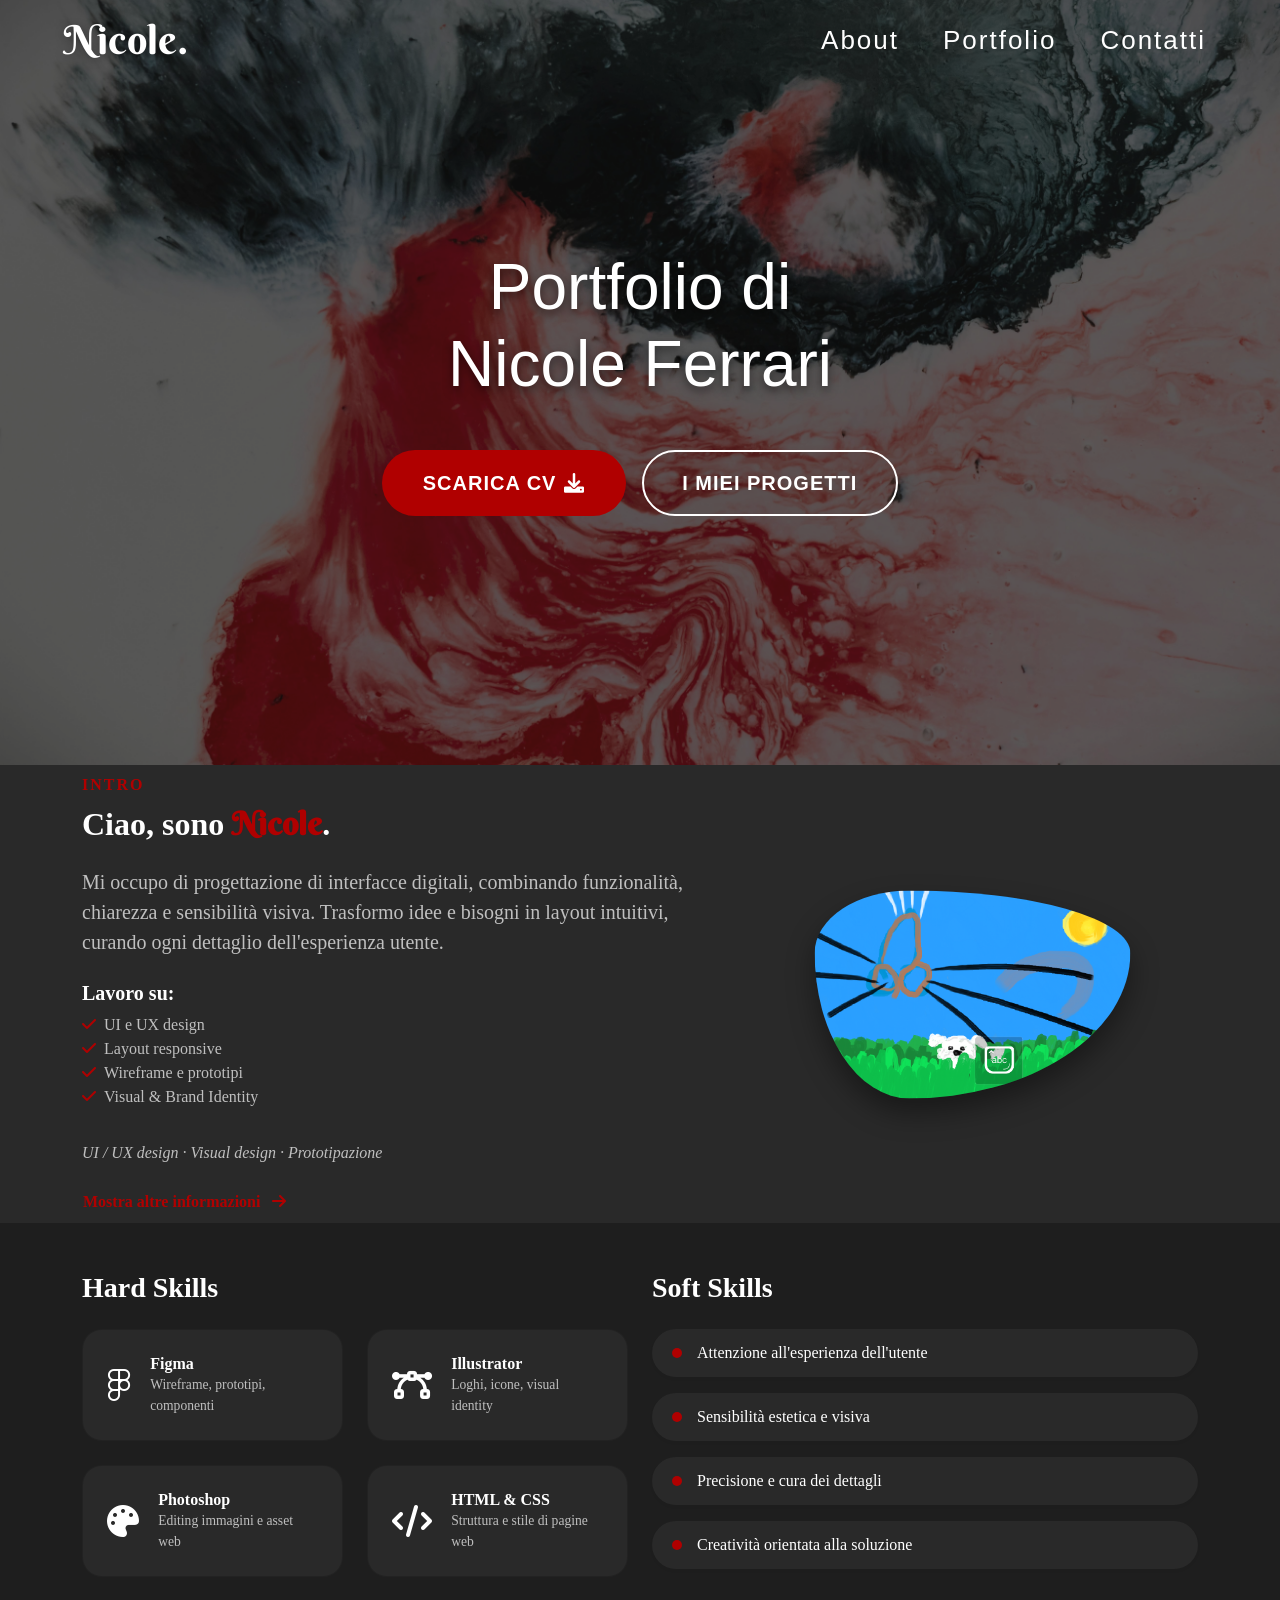
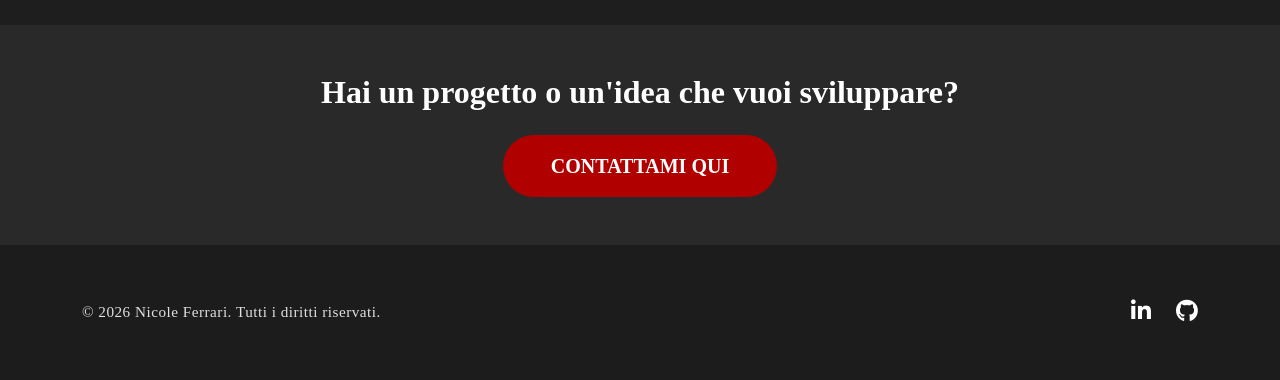
<file: index.html>
<!DOCTYPE html>
<html lang="it">
<head>
    <meta charset="UTF-8">
    <meta name="viewport" content="width=device-width, initial-scale=1.0">

    <title>Nicole Ferrari | Portfolio UI/UX Designer</title>
    <meta name="description" content="Benvenuti nel portfolio di Nicole Ferrari. Scopri i miei progetti di UI/UX design, visual identity e prototipazione web.">
    <meta name="author" content="Nicole Ferrari">

    <meta property="og:title" content="Nicole Ferrari | Portfolio">
    <meta property="og:description" content="Esplora i miei lavori e le mie competenze nel mondo del design digitale.">
    <meta property="og:image" content="assets/images/miafoto.jpg"> <meta property="og:url" content="https://design-nic.github.io/Portfolio-di-Nicole-Ferrari/">
    <meta property="og:type" content="website">

    <link rel="icon" type="image/png" href="assets/images/favicon-96x96.png" sizes="96x96" />
    <link rel="icon" type="image/svg+xml" href="assets/images/favicon.svg" />
    <link rel="shortcut icon" href="assets/images/favicon.ico" />
    <link rel="apple-touch-icon" sizes="180x180" href="assets/images/apple-touch-icon.png" />
    <link rel="manifest" href="assets/images/site.webmanifest" />

    <link rel="preconnect" href="https://fonts.googleapis.com">
    <link rel="preconnect" href="https://fonts.gstatic.com" crossorigin>
    <link href="https://fonts.googleapis.com/css2?family=Berkshire+Swash&display=swap" rel="stylesheet">
    <link rel="preconnect" href="https://fonts.googleapis.com">
    <link rel="preconnect" href="https://fonts.gstatic.com" crossorigin>
    <link href="https://fonts.googleapis.com/css2?family=Lato:wght@300;400;700&display=swap" rel="stylesheet">
    <link rel="stylesheet" href="https://cdnjs.cloudflare.com/ajax/libs/font-awesome/6.0.0/css/all.min.css">
    <link href="https://cdn.jsdelivr.net/npm/bootstrap@5.3.2/dist/css/bootstrap.min.css" rel="stylesheet">
    <link rel="stylesheet" href="assets/css/homepage.css">

    <title>Nicole Ferrari</title>
</head>
<body>

<!-- NAVBAR -->
<nav class="navbar">
  <div class="left">
    <a href="index.html" class="logo">
      <span class="logo-full">Nicole.</span>
      <span class="logo-short">N</span>
    </a>
  </div>

  <input type="checkbox" id="menu-toggle"/>
  <label for="menu-toggle" class="hamburger" title="Scarica il CV di Nicole Ferrari in PDF">
    <span></span>
    <span></span>
    <span></span>
  </label>

  <div class="right">
    <a href="about/about.html">About</a>
    <a href="portfolio/portfolio.html">Portfolio</a>
    <a href="contatti/contatti.html">Contatti</a>
  </div>
</nav>

<!-- SECTION 1: HERO -->
<header class="hero">
  <div class="hero-bg"></div>
  <div class="hero-content">
    <h1>Portfolio di <br> Nicole Ferrari</h1>
    <div class="hero-btns d-flex flex-column flex-md-row justify-content-center gap-3 mt-5">
  <a href="assets/pdf/CV.pdf" download class="btn btn-custom btn-cv">
    Scarica CV <i class="fa-solid fa-download ms-2"></i>
  </a> 
  <a href="portfolio/portfolio.html" class="btn btn-custom btn-projects">
    I miei progetti
  </a>
</div>
  </div>
  </header>

<main>

<!-- SECTION 2: PRESENTAZIONE -->
 <section class="about-section py-2">
  <div class="container">
    <div class="row align-items-center gy-5">
      <div class="col-lg-7 order-2 order-lg-1">
        <div class="about-text">
<span class="text-uppercase ls-2 fw-bold text-danger mb-2 d-block">Intro</span>
<h2 class="mb-4 fw-bold">Ciao, sono <span class="font-signature">Nicole</span>.</h2>
    <p class="lead text-secondary">
    Mi occupo di progettazione di interfacce digitali, combinando funzionalità, chiarezza e sensibilità visiva. Trasformo idee e bisogni in layout intuitivi, curando ogni dettaglio dell'esperienza utente.
</p>
                        
<div class="row mt-4">
<div class="col-md-6">
  <h5 class="fw-bold">Lavoro su:</h5>
  <ul class="list-unstyled text-secondary">
    <li><i class="fa-solid fa-check text-danger me-2"></i>UI e UX design</li>
    <li><i class="fa-solid fa-check text-danger me-2"></i>Layout responsive</li>
    <li><i class="fa-solid fa-check text-danger me-2"></i>Wireframe e prototipi</li>
    <li><i class="fa-solid fa-check text-danger me-2"></i>Visual & Brand Identity</li>
  </ul>
</div>
</div>

<p class="fst-italic text-muted mt-3">UI / UX design · Visual design · Prototipazione</p>
  <a href="about/about.html" class="btn btn-link text-danger p-0 fw-bold text-decoration-none mt-2">
    Mostra altre informazioni <i class="fa-solid fa-arrow-right ms-2"></i>
  </a>
  
</div></div>
              
<div class="col-lg-5 order-1 order-lg-2 text-center">
  <div class="image-wrapper">
    <img src="image.png" alt="Immagine di Nicole Ferrari - UI/UX Designer" class="img-fluid profile-img">
  </div>
</div>
</div>
</div>
</section>

<!-- SECTION 3: HARD SKILLS -->
<section class="skills-section py-5 bg-light">
  <div class="container">
  <div class="row g-4">
  <div class="col-lg-6">
    <h3 class="mb-4 fw-bold">Hard Skills</h3>
  <div class="skills-bento">
  <div class="skill-card">
      <i class="fa-brands fa-figma figma-icon"></i>
  <div>
      <h6>Figma</h6>
      <p>Wireframe, prototipi, componenti</p>
  </div>
  </div>
  <div class="skill-card">
    <i class="fa-solid fa-bezier-curve illustrator-icon"></i>
  <div>
    <h6>Illustrator</h6>
    <p>Loghi, icone, visual identity</p>
  </div>
  </div>
  <div class="skill-card">
    <i class="fa-solid fa-palette photoshop-icon"></i>
  <div>
    <h6>Photoshop</h6>
    <p>Editing immagini e asset web</p>
  </div>
  </div>
  <div class="skill-card">
    <i class="fa-solid fa-code html-icon"></i>
  <div>
    <h6>HTML & CSS</h6>
    <p>Struttura e stile di pagine web</p>
</div>
</div>
</div>
</div>

<!-- SECTION 4: SOFT SKILLS -->
<div class="col-lg-6">
    <h3 class="mb-4 fw-bold">Soft Skills</h3>
  <div class="soft-skills-container">
  <div class="soft-skill-item">
    <span class="badge-dot"></span>
    <span>Attenzione all'esperienza dell'utente</span>
  </div>
  <div class="soft-skill-item">
    <span class="badge-dot"></span>
    <span>Sensibilità estetica e visiva</span>
  </div>
  <div class="soft-skill-item">
    <span class="badge-dot"></span>
    <span>Precisione e cura dei dettagli</span>
  </div>
  <div class="soft-skill-item">
    <span class="badge-dot"></span>
    <span>Creatività orientata alla soluzione</span>
</div>
</div>
</div>
</div>
</div>
</section>

<!-- SECTION 5: CTA -->
<section class="cta-section text-center py-5">
  <div class="container">
    <h2 class="mb-4 fw-bold">Hai un progetto o un'idea che vuoi sviluppare?</h2>
    <a href="contatti/contatti.html" class="btn btn-danger btn-lg rounded-pill px-5 py-3 fw-bold">
        CONTATTAMI QUI
    </a>
  </div>
</section>
</main>

<!-- SECTION 6: FOOTER -->
<footer class="footer">
  <div class="container">
  <div class="footer-content d-flex flex-column flex-md-row justify-content-between align-items-center gap-4">
            
  <div class="footer-copy order-2 order-md-1">
    <p class="mb-0">© 2026 Nicole Ferrari. Tutti i diritti riservati.</p>
  </div>

  <div class="footer-socials order-1 order-md-2">
    <a href="https://www.linkedin.com/in/nicole-ferrari-aaa187327/" target="_blank" aria-label="Linkedin">
    <i class="fa-brands fa-linkedin-in"></i>
    </a>
    <a href="https://github.com/nicoleferrari2005-droid" target="_blank" aria-label="GitHub">
    <i class="fa-brands fa-github"></i>
    </a>
  </div>
  </div>
  </div>
</footer>
</body>
</html>
</file>
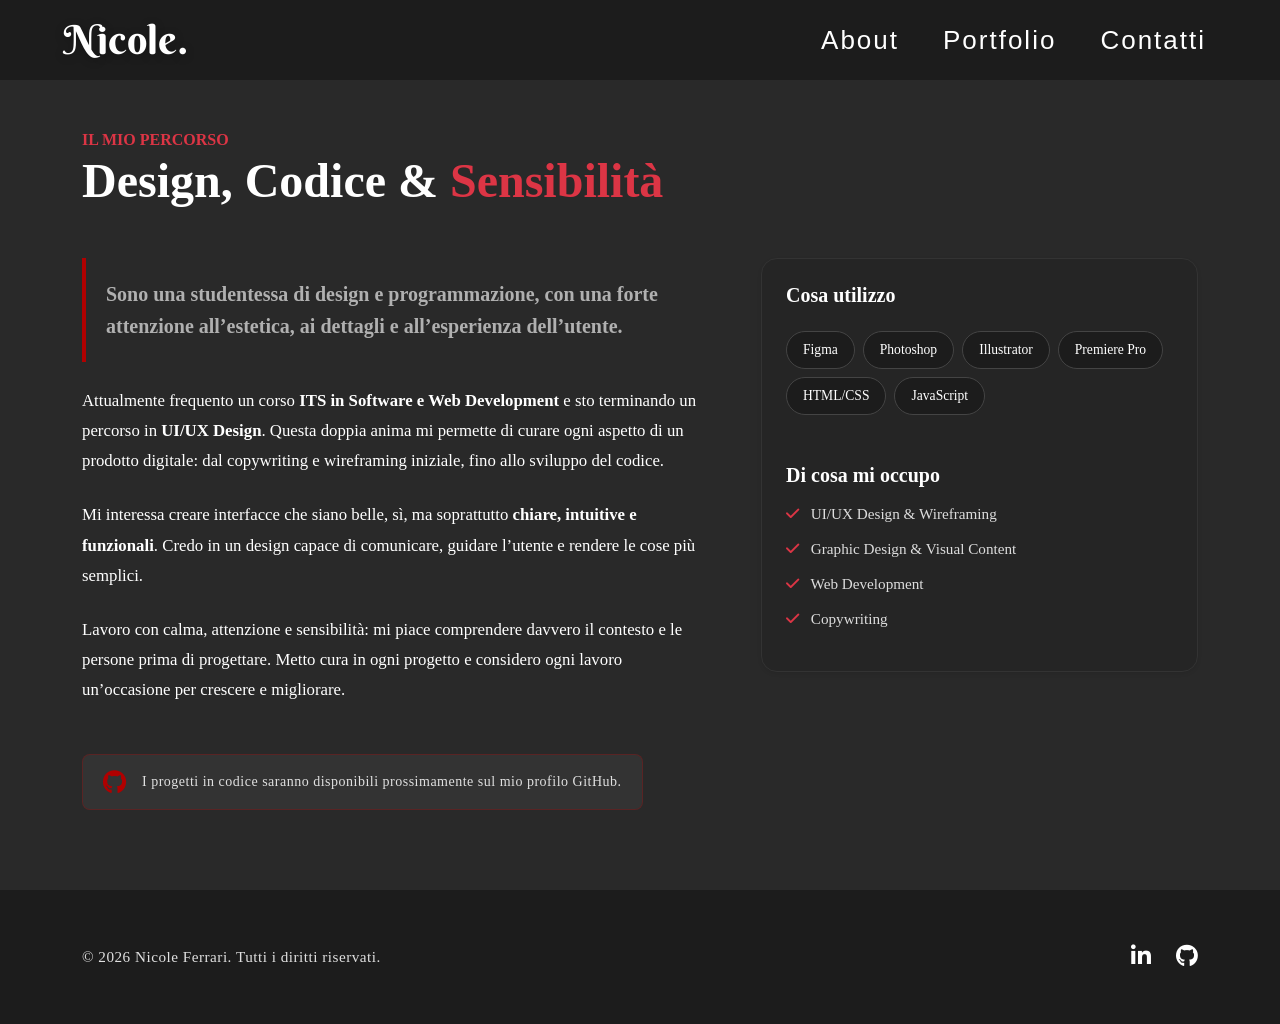
<file: about/about.html>
<!DOCTYPE html>
<html lang="it">
<head>
    <meta charset="UTF-8">
    <meta name="viewport" content="width=device-width, initial-scale=1.0">

    <title>Chi Sono | Nicole Ferrari - Designer & Web Developer</title>
    <meta name="description" content="Scopri il percorso professionale di Nicole Ferrari: dall'UI/UX Design allo sviluppo Web. Una visione che unisce estetica, funzionalità e codice.">

    <meta property="og:title" content="Nicole Ferrari | Il mio Percorso">
    <meta property="og:description" content="Design, Codice e Sensibilità. Scopri come fondo estetica e programmazione.">
    <meta property="og:image" content="../assets/images/miafoto.jpg">
    <meta property="og:url" content="https://design-nic.github.io/Portfolio-di-Nicole-Ferrari/about/about.html">

    <link rel="icon" type="image/png" href="../assets/images/favicon-96x96.png" sizes="96x96" />
    <link rel="icon" type="image/svg+xml" href="../assets/images/favicon.svg" />
    <link rel="shortcut icon" href="../assets/images/favicon.ico" />
    <link rel="apple-touch-icon" sizes="180x180" href="../assets/images/apple-touch-icon.png" />
    <link rel="manifest" href="../assets/images/site.webmanifest" />

    <link rel="preconnect" href="https://fonts.googleapis.com">
    <link rel="preconnect" href="https://fonts.gstatic.com" crossorigin>
    <link href="https://fonts.googleapis.com/css2?family=Berkshire+Swash&display=swap" rel="stylesheet">
    <link rel="preconnect" href="https://fonts.googleapis.com">
    <link rel="preconnect" href="https://fonts.gstatic.com" crossorigin>
    <link href="https://fonts.googleapis.com/css2?family=Lato:wght@300;400;700&display=swap" rel="stylesheet">
    <link rel="stylesheet" href="https://cdnjs.cloudflare.com/ajax/libs/font-awesome/6.0.0/css/all.min.css">
    <link href="https://cdn.jsdelivr.net/npm/bootstrap@5.3.2/dist/css/bootstrap.min.css" rel="stylesheet">
    <link rel="stylesheet" href="../assets/css/about.css">
    <link rel="stylesheet" href="../assets/css/style.css">

</head>
<body>

<!-- NAVBAR -->
    <nav class="navbar">
  <div class="left">
    <a href="../index.html" class="logo">
      <span class="logo-full">Nicole.</span>
      <span class="logo-short">N</span>
    </a>
  </div>

  <input type="checkbox" id="menu-toggle"/>
  <label for="menu-toggle" class="hamburger">
    <span></span>
    <span></span>
    <span></span>
  </label>

  <div class="right">
    <a href="../about/about.html">About</a>
    <a href="../portfolio/portfolio.html">Portfolio</a>
    <a href="../contatti/contatti.html">Contatti</a>
  </div>
</nav>

<!-- ABOUT -->
<section class="about-section py-5 mt-5">
    <div class="container">
  <div class="mb-5">
    <span class="text-uppercase ls-2 fw-bold text-danger d-block">Il mio percorso</span>
    <h2 class="display-5 fw-bold text-white">Design, Codice & <span class="font-signature text-danger">Sensibilità</span></h2>
  </div>

  <div class="row g-5">
  <div class="col-lg-7">
  <div class="about-content">
    <p class="lead text-white fw-bold mb-4">
        Sono una studentessa di design e programmazione, con una forte attenzione all’estetica, ai dettagli e all’esperienza dell’utente.
    </p>
    
    <p class="text-secondary mb-4">
        Attualmente frequento un corso <strong>ITS in Software e Web Development</strong> e sto terminando un percorso in <strong>UI/UX Design</strong>. Questa doppia anima mi permette di curare ogni aspetto di un prodotto digitale: dal copywriting e wireframing iniziale, fino allo sviluppo del codice.
    </p>

    <p class="text-secondary mb-4">
        Mi interessa creare interfacce che siano belle, sì, ma soprattutto <strong>chiare, intuitive e funzionali</strong>. Credo in un design capace di comunicare, guidare l’utente e rendere le cose più semplici.
    </p>

    <p class="text-secondary mb-5">
        Lavoro con calma, attenzione e sensibilità: mi piace comprendere davvero il contesto e le persone prima di progettare. Metto cura in ogni progetto e considero ogni lavoro un’occasione per crescere e migliorare.
    </p>

  <div class="github-notice p-3 rounded-3 d-inline-flex align-items-center">
    <i class="fa-brands fa-github me-3 fs-4 text-danger"></i>
    <span class="small text-secondary">I progetti in codice saranno disponibili prossimamente sul mio profilo GitHub.</span>
  </div>
  </div>
  </div>

  <div class="col-lg-5">
  <div class="skill-sidebar p-4 rounded-4 shadow-sm h-90">
    <h5 class="fw-bold text-white mb-4">Cosa utilizzo</h5>
                    
  <div class="tool-tags d-flex flex-wrap gap-2 mb-5">
    <span class="badge-tool">Figma</span>
    <span class="badge-tool">Photoshop</span>
    <span class="badge-tool">Illustrator</span>
    <span class="badge-tool">Premiere Pro</span>
    <span class="badge-tool">HTML/CSS</span>
    <span class="badge-tool">JavaScript</span>
  </div>

    <h5 class="fw-bold text-white mb-3">Di cosa mi occupo</h5>
    <ul class="list-unstyled custom-list">
      <li><i class="fa-solid fa-check text-danger me-2"></i> UI/UX Design & Wireframing</li>
      <li><i class="fa-solid fa-check text-danger me-2"></i> Graphic Design & Visual Content</li>
      <li><i class="fa-solid fa-check text-danger me-2"></i> Web Development</li>
      <li><i class="fa-solid fa-check text-danger me-2"></i> Copywriting</li>
    </ul>
  </div>
  </div>
  </div>
  </div>
</section>

<!--FOOTER -->
<footer class="footer">
  <div class="container">
  <div class="footer-content d-flex flex-column flex-md-row justify-content-between align-items-center gap-4">
            
  <div class="footer-copy order-2 order-md-1">
    <p class="mb-0">© 2026 Nicole Ferrari. Tutti i diritti riservati.</p>
  </div>

  <div class="footer-socials order-1 order-md-2">
    <a href="https://www.linkedin.com/in/nicole-ferrari-aaa187327/" target="_blank" aria-label="Linkedin">
    <i class="fa-brands fa-linkedin-in"></i>
    </a>
    <a href="https://github.com/nicoleferrari2005-droid" target="_blank" aria-label="GitHub">
    <i class="fa-brands fa-github"></i>
    </a>
  </div>
  </div>
  </div>
</footer>
</body>

</html>
</file>
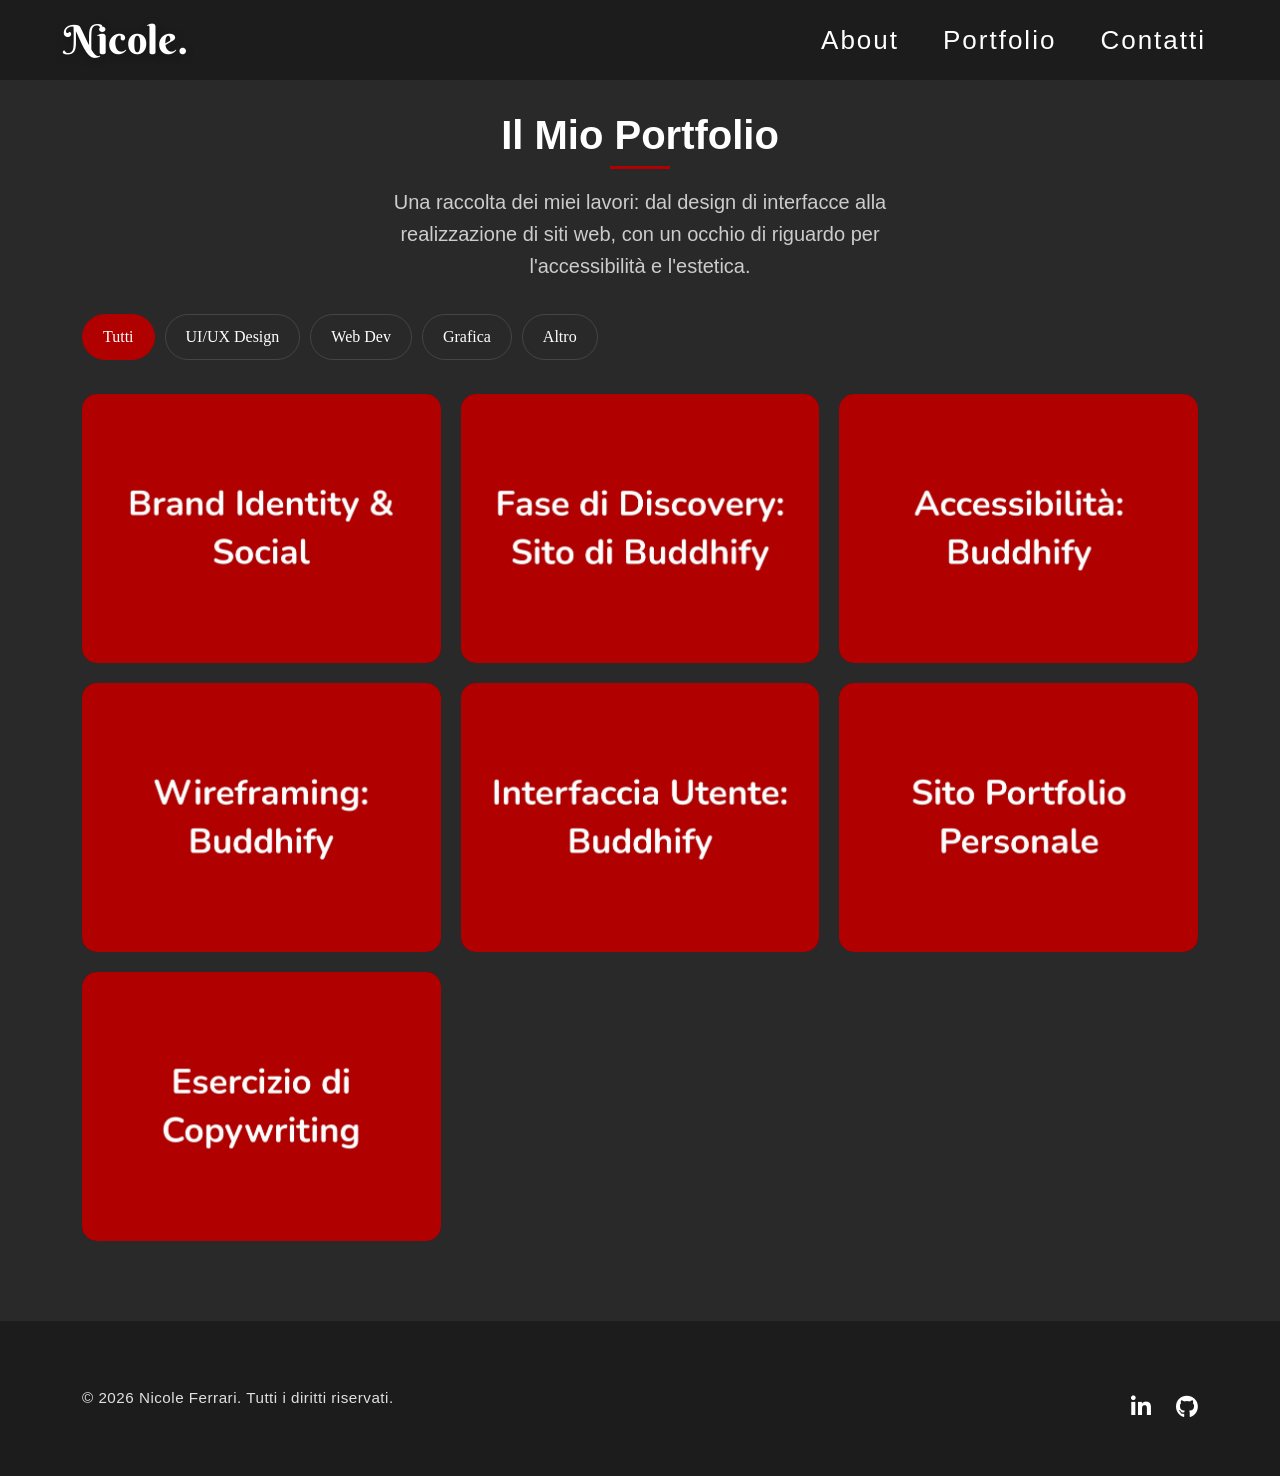
<file: portfolio/portfolio.html>
<!DOCTYPE html>
<html lang="it">
<head>
    <meta charset="UTF-8">
    <meta name="viewport" content="width=device-width, initial-scale=1.0">

    <title>Portfolio Lavori | Nicole Ferrari</title>
    
    <meta name="description" content="Esplora i progetti di Nicole Ferrari: UI/UX Design, Web Development e Visual Identity.">

    <meta property="og:title" content="Il Portfolio di Nicole Ferrari">
    <meta property="og:description" content="Scopri i miei lavori nel campo del design digitale e dello sviluppo web.">
    <meta property="og:image" content="../assets/images/Discovery.jpg"> 
    <meta property="og:url" content="https://design-nic.github.io/Portfolio-di-Nicole-Ferrari/portfolio/portfolio.html">
   
    <link rel="icon" type="image/png" href="../assets/images/favicon-96x96.png" sizes="96x96" />
    <link rel="icon" type="image/svg+xml" href="../assets/images/favicon.svg" />
    <link rel="shortcut icon" href="../assets/images/favicon.ico" />
    <link rel="apple-touch-icon" sizes="180x180" href="../assets/images/apple-touch-icon.png" />
    <link rel="manifest" href="../assets/images/site.webmanifest" />

    <link rel="preconnect" href="https://fonts.googleapis.com">
    <link rel="preconnect" href="https://fonts.gstatic.com" crossorigin>
    <link href="https://fonts.googleapis.com/css2?family=Berkshire+Swash&display=swap" rel="stylesheet">
    <link rel="preconnect" href="https://fonts.googleapis.com">
    <link rel="preconnect" href="https://fonts.gstatic.com" crossorigin>
    <link href="https://fonts.googleapis.com/css2?family=Lato:wght@300;400;700&display=swap" rel="stylesheet">
    <link rel="stylesheet" href="https://cdnjs.cloudflare.com/ajax/libs/font-awesome/6.0.0/css/all.min.css">
    <link href="https://cdn.jsdelivr.net/npm/bootstrap@5.3.2/dist/css/bootstrap.min.css" rel="stylesheet">
    <link rel="stylesheet" href="../assets/css/portfolio.css">
    <link rel="stylesheet" href="../assets/css/style.css">

    
</head>
<body>

<!-- NAVBAR -->
    <nav class="navbar">
  <div class="left">
    <a href="../index.html" class="logo">
      <span class="logo-full">Nicole.</span>
      <span class="logo-short">N</span>
    </a>
  </div>

  <input type="checkbox" id="menu-toggle"/>
  <label for="menu-toggle" class="hamburger">
    <span></span>
    <span></span>
    <span></span>
  </label>

  <div class="right">
    <a href="../about/about.html">About</a>
    <a href="../portfolio/portfolio.html">Portfolio</a>
    <a href="../contatti/contatti.html">Contatti</a>
  </div>
</nav>

<!-- CARD PROGETTI -->
 <section class="portfolio-section">
  <div class="container">
    
    <div class="portfolio-header text-center">
      <h1>Il Mio Portfolio</h1>
      <p>Una raccolta dei miei lavori: dal design di interfacce alla realizzazione di siti web, con un occhio di riguardo per l'accessibilità e l'estetica.</p>
    </div>

<section class="filters-container">
<div class="filters-container mb-5 text-center">
    
    <input type="radio" id="all" name="filter" checked>
    <label for="all">Tutti</label>

    <input type="radio" id="uiux" name="filter">
    <label for="uiux">UI/UX Design</label>

    <input type="radio" id="web" name="filter">
    <label for="web">Web Dev</label>

    <input type="radio" id="grafica" name="filter">
    <label for="grafica">Grafica</label>

    <input type="radio" id="altro" name="filter">
    <label for="altro">Altro</label>

  <div class="projects-grid mt-4">
        
<!-- PROGETTO 1: ORIZON-->
  <div class="project-card grafica">
  <div class="card-inner">
    <img src="../assets/images/Brand Identity & Social.jpg" alt="Agenzia viaggi Orizon: brand identity e creazione di post social" class="project-img">
  <div class="card-overlay">
    <h4>Agenzia viaggi Orizon</h4>
    <p>#Grafica #Branding #Illustrator</p>
    <a href="../assets/pdf/Progetto Grafica UXUI di Nicole Ferrari.pdf" target="_blank" class="btn-view" aria-label="Guarda il progetto della Brand Identity Orizon">Guarda Progetto</a>
  </div>
  </div>
  </div>

<!-- PROGETTO 2: DISCOVERY-->
  <div class="project-card uiux">
  <div class="card-inner">
    <img src="../assets/images/Discovery.jpg" alt="Fase di Discovery di Buddhify: analisi del sito, dei competitor, nuovi obiettivi e miglioramenti" class="project-img">
  <div class="card-overlay">
    <h4>Discovery: Buddhify</h4>
    <p>#UIUX #Discovery</p>
    <a href="../assets/pdf/Progetto Discovery 1 di Nicole Ferrari.pdf" target="_blank" class="btn-view" aria-label="Guarda il progetto 1 della fase di discovery">Guarda Progetto pt. 1</a>
    <a href="../assets/pdf/Progetto Discovery 2 di Nicole Ferrari.pdf" target="_blank" class="btn-view" aria-label="Guarda il progetto 2 della fase di discovery">Guarda Progetto pt. 2</a>
  </div>
  </div>
  </div>

  <!-- PROGETTO 3: ACCESSIBILITA'-->
  <div class="project-card uiux">
  <div class="card-inner">
    <img src="../assets/images/Accessibilità.jpg" alt="Accessibilità: buyer personas, user journey e miglioramenti user friendly" class="project-img">
  <div class="card-overlay">
    <h4>Accessibilità: Buddhify</h4>
    <p>#UIUX #Accessibilità</p>
    <a href="../assets/pdf/Progetto Accessibilità 1 di Nicole Ferrari.pdf" target="_blank" class="btn-view" aria-label="Guarda il progetto 1 della fase di accessibilità">Guarda Progetto pt. 1</a>
    <a href="../assets/pdf/Progetto Accessibilità 2 di Nicole Ferrari.pdf" target="_blank" class="btn-view" aria-label="Guarda il progetto 2 della fase di accessibilità">Guarda Progetto pt. 2</a>
  </div>
  </div>
  </div>

    <!-- PROGETTO 4: WIREFRAMING-->
  <div class="project-card uiux">
  <div class="card-inner">
    <img src="../assets/images/Wireframing.jpg" alt="Wireframing: riprogettazione del sito di Buddhify mobile e desktop in mid-fidelity" class="project-img">
  <div class="card-overlay">
    <h4>Wireframing: Buddhify</h4>
    <p>#UIUX #Wireframing #Figma</p>
    <a href="../assets/pdf/Progetto Wireframing 1 di Nicole Ferrari.pdf" target="_blank" class="btn-view" aria-label="Guarda il progetto 1 della fase di wireframing">Guarda Progetto pt. 1</a>
    <a href="../assets/pdf/Progetto Wireframing 2 di Nicole Ferrari.pdf" target="_blank" class="btn-view" aria-label="Guarda il progetto 2 della fase di wireframing">Guarda Progetto pt. 2</a>
  </div>
  </div>
  </div>

    <!-- PROGETTO 5: USER INTERFACE-->
  <div class="project-card uiux">
  <div class="card-inner">
    <img src="../assets/images/Ui.jpg" alt="Interfaccia Utente: wireframing in high-fidelity e spiegazione delle scelte fatte" class="project-img">
  <div class="card-overlay">
    <h4>Interfaccia Utente: Buddhify</h4>
    <p>#UIUX #UI #Figma</p>
    <a href="../assets/pdf/Progetto User Interface 1 di Nicole Ferrari.pdf" target="_blank" class="btn-view" aria-label="Guarda il progetto 1 della fase di interfaccia utente">Guarda Progetto pt. 1</a>
    <a href="../assets/pdf/Progetto User Interface 2 di Nicole Ferrari.pdf" target="_blank" class="btn-view" aria-label="Guarda il progetto 2 della fase di interfaccia utente">Guarda Progetto pt. 2</a>
  </div>
  </div>
  </div>

<!-- PROGETTO 6: PORTFOLIO PERSONALE-->
  <div class="project-card web">
  <div class="card-inner">
    <img src="../assets/images/Sito portfolio personale.jpg" alt="Sito Portfolio in HTML e CSS" class="project-img">
  <div class="card-overlay">
    <h4>Sito Portfolio Personale</h4>
    <p>#WebDev #HTML #CSS</p>
    <a href="../assets/pdf/progetto2.pdf" target="_blank" class="btn-view" aria-label="Guarda il progetto della creazione del mio portfolio personale">Guarda Progetto</a>
  </div>
  </div>
  </div>

<!-- PROGETTO 7: COPYWRITING-->
  <div class="project-card altro">
  <div class="card-inner">
    <img src="../assets/images/Copywriting.jpg" alt="Esercizio di Copywriting" class="project-img">
  <div class="card-overlay">
    <h4>Esercizio di Copywriting</h4>
    <p>#Altro #Copywriting #Esercizio</p>
    <a href="../assets/pdf/Progetto Copywriting di Nicole Ferrari.pdf" target="_blank" class="btn-view" aria-label="Guarda l'esercizio di copywriting">Guarda Progetto</a>
  </div>
  </div>
  </div>
  </div>
</div> </div> </div>
</section>

<!--FOOTER -->
<footer class="footer">
  <div class="container">
  <div class="footer-content d-flex flex-column flex-md-row justify-content-between align-items-center gap-4">
            
  <div class="footer-copy order-2 order-md-1">
    <p class="mb-0">© 2026 Nicole Ferrari. Tutti i diritti riservati.</p>
  </div>

  <div class="footer-socials order-1 order-md-2">
    <a href="https://www.linkedin.com/in/nicole-ferrari-aaa187327/" target="_blank" aria-label="Linkedin">
    <i class="fa-brands fa-linkedin-in"></i>
    </a>
    <a href="https://github.com/nicoleferrari2005-droid" target="_blank" aria-label="GitHub">
    <i class="fa-brands fa-github"></i>
    </a>
  </div>
  </div>
  </div>
</footer>
</body>

</html>
</file>
<file: assets/css/homepage.css>
:root {
    --text-color: #292929;
    --navbar-height: 5rem;
    --color-red: #b00000;
    --transition: all 0.3s cubic-bezier(0.25, 0.8, 0.25, 1);
    --dark-background: #292929;
}

* {
    margin: 0;
    padding: 0;
    box-sizing: border-box;
}

html {
    scroll-behavior: smooth;
}

body {
    font-family: 'Nunito', 'Sans-serif';
    background-color: var(--dark-background);
    color: white;
    font-weight: 400;
}

a {
    text-decoration: none;
}

/* NAVBAR MOBILE */

.logo-full {
  display: none;
 }

.logo-short {
  display: inline;
}

#menu-toggle {
  display: none;
}

.navbar {
    position: fixed;
    top: 0;
    left: 0;
    width: 100%;
    z-index: 1000;
    height: var(--navbar-height); /*80px*/
    display: flex;
    justify-content:flex-end;
    align-items: center;
    padding: 0 3.125rem; /*50px*/

    background-color: rgba(51, 51, 51, 0);
    backdrop-filter: blur(0px);

    animation: fillNavbar linear both;
    animation-timeline: scroll();
    animation-range: 70vh 85vh;
}

.hamburger {
  display: flex;
  flex-direction: column;
  gap: 6px;
  cursor: pointer;
  z-index: 120;
  position: relative;
}

.hamburger span {
    display: block;
    width: 30px;
    height: 3px;
    background: white;
    transition: all 0.3s ease-in-out;
}

#menu-toggle:checked + .hamburger span:nth-child(1) {
    transform: translateY(9px) rotate(45deg);
}
#menu-toggle:checked + .hamburger span:nth-child(2) {
    opacity: 0;
}
#menu-toggle:checked + .hamburger span:nth-child(3) {
    transform: translateY(-9px) rotate(-45deg);
}

nav .left {
    position: absolute;
    left: 50%;
    height: var(--navbar-height);
    transform: translateX(-50%);
    display: flex;
    align-items: center;
    z-index: 110;
}

nav .left a {
    color: #ffffff;
    font-size: 2.25rem; /*36px*/
    font-family: 'Berkshire Swash', 'serif';
    font-weight: 400;
    text-shadow: 0 2px 10px rgba(0,0,0,0.3);
}

nav .right {
  position: fixed;
  top: 0;
  left: 0;
  padding-top: var(--navbar-height);
  font-size: clamp(1.5rem, 4vw, 1.75rem);

  width: 100%;
  height: 37vh;
  background-color: #1c1c1c;

  display: flex;
  flex-direction: column;
  text-align: center;
  justify-content: center;

  transform: translateY(-100%);
  transition: transform 0.5s cubic-bezier(0.77,0.2,0.05,1.0);
  z-index: 105;
}

nav .right a {
    color: #ffffff;
    font-size: clamp(1.25rem, 4vw, 1.625rem);
    font-family: 'Nunito', 'Sans-serif';
    font-weight: 400;
    margin: 0 0.938rem; /*15px*/  
    text-decoration: none;
    padding: 10px 20px;
    letter-spacing: 2px;
    position: relative;
}

#menu-toggle:checked ~ .right {
    transform: translateY(0);
}

main {
  background-color: var(--dark-background);
}

@keyframes fillNavbar {
  from {
    background-color: rgba(51, 51, 51, 0);
    backdrop-filter: blur(0px);
    border-bottom: 1px solid transparent;
  }
  to {
    background-color: rgba(28, 28, 28, 0.95);
    backdrop-filter: blur(10px);
    border-bottom: 1px solid rgba(255, 255, 255, 0.1);
  }
}

/* NAVBAR DESKTOP */

@media  (min-width: 1024px) {   
  .navbar {
    justify-content: space-between;
    padding: 0 5%;
   }

  .logo-full {
    display: inline;
  }

  .logo-short {
    display: none;
  }

  .hamburger {
    display: none;
  }
  
  nav .right a {
    font-size:clamp(1.25rem, 4vw, 1.625rem);
    font-family: 'Nunito', Sans-serif;
    font-weight: 400;
    margin: 0;  
    color: white;
    text-decoration: none;
    padding: 0 10px;
    display: inline-block;
}

  nav .right {
    position: static;
    transform: none !important;
    display: flex;
    flex-direction: row;
    background-color: transparent;
    width: auto;
    height: auto;
    padding-top: 0;
    opacity: 1;
    gap: 1.5rem;
  }
  
  nav .left {
    position: static;
    transform: none;
    display: flex;
    align-items: center;
    height: auto;
  }

  nav .left a {
    font-size: 40px;
  }
}

/* HERO */

.hero {
  position: relative;
  height: 85vh;
  display: flex;
  flex-direction: column;
  justify-content: center;
  align-items: center;
  overflow: hidden;
}

.hero-bg {
  position: absolute;
  inset: 0;

  background-image: url("../images/sfondo.jpg");
  background-size: cover;
  background-position: center;
  opacity: 70%;

  pointer-events: none;
}

.hero-content {
  position: relative;
  z-index: 10;
  color: white;
  padding: 0 20px;
  text-align: center;
}

h1 {
  font-family: 'Nunito', sans-serif;
  font-size: clamp(2.5rem, 8vw, 4rem);
  text-align: center;
  text-shadow: 0 4px 10px rgba(0, 0, 0, 0.5);
}

.btn-custom {
    font-size: clamp(1rem, 2vw, 1.25rem);
    font-family: 'Nunito', sans-serif;
    font-weight: 600;
    padding: clamp(0.6rem, 1.5vw, 1rem) clamp(1.2rem, 3vw, 2.5rem);
    border-radius: 50px;
    transition: all 0.3s ease;
    text-transform: uppercase;
    letter-spacing: 1px;
    border: 2px solid transparent;
    display: inline-flex;
    align-items: center;
    justify-content: center;
}

.btn-cv {
    background-color: var(--color-red);
    color: #ffffff !important;
}

.btn-cv:hover {
    background-color: transparent;
    border-color: #ffffff;
    color: #ffffff !important;
    transform: translateY(-3px);
}

.btn-projects {
    background-color: transparent;
    border: 2px solid #ffffff;
    color: #ffffff !important;
}

.btn-projects:hover {
    background-color: #ffffff;
    color: #1c1c1c !important;
    transform: translateY(-3px);
}

.hero-content a {
    text-decoration: none !important;
}

section {
    padding: 100px 0;
}

@media (max-width: 991px) {
    .about-section .row {
        --bs-gutter-y: 1rem;
    }

    .about-text {
        text-align: center;
        margin-top: 0.5rem !important; 
    }

    .image-wrapper {
        margin-bottom: 0 !important;
    }

    .profile-img {
        max-width: 220px; 
        margin: 0 auto;
    }

    .about-section {
        padding: 40px 0 !important;
    }
}

@media (max-width: 768px) {
    section {
        padding: 60px 0;
    }

    .container {
      padding-left: 25px;
      padding-right: 25px;
    }

    h2 {
      font-size: 1.8rem;
      line-height: 1.3;
      margin-bottom: 1.5rem;
    }

    p.lead, p {
      font-size: 1rem;
      line-height: 1.6;
      color: #444;
    }

    .about-text, .cta-section {
      text-align: center;
    }
    
    .about-text ul {
      display: inline-block;
      text-align: left;
      margin-top: 1rem;
    }
}

/* PRESENTAZIONE */

.ls-2 { letter-spacing: 2px;
    color: var(--color-red); }

.font-signature {
    font-family: 'Berkshire Swash', serif;
    color: var(--color-red);
}

.about-section {
    background-color: transparent;
    overflow: hidden;
}

.about-section h2, .about-section h5 {
    color: #ffffff !important;
}

.about-text p {
    color: #bfbfbf !important;
}

.about-section .text-secondary {
    color: #bfbfbf !important;
}

.profile-img {
    border-radius: 30% 70% 70% 30% / 30% 30% 70% 70%;
    box-shadow: 20px 20px 60px rgba(0, 0, 0, 0.05);
    transition: var(--transition);
    object-fit: cover;
    scale: 70%;
    box-shadow: 0 20px 40px rgba(0, 0, 0, 0.4);
}

.text-danger {
    color: var(--color-red) !important;
}

.profile-img:hover {
    border-radius: 50%;
    transform: scale(1.02);
}

@media (max-width: 991px) {
    .about-text {
        text-align: center;
        margin-top: 2rem;
    }
    
    .about-text ul {
        display: inline-block;
        text-align: left;
    }

    .image-wrapper {
        margin-bottom: 20px;
    }

    .profile-img {
        max-width: 250px;
    }
}

/* HARD SKILLS */

.skills-section {
    background-color: rgb(30, 30, 30) !important;
}

.skills-section h3 {
    color: #ffffff;
}

.skills-bento {
    display: grid;
    grid-template-columns: repeat(auto-fit, minmax(240px, 1fr));
    gap: 1.5rem;
}

.skill-card {
    background: var(--dark-background);
    color: white;
    padding: 1.5rem;
    border-radius: 20px;
    display: flex;
    align-items: center;
    gap: 1.2rem;
    border: 1px solid rgba(0, 0, 0, 0.164);
    transition: var(--transition);
}

.skill-card:hover {
    transform: translateY(-5px);
    box-shadow: 0 10px 30px rgba(0, 0, 0, 0.08);
    border-color: var(--color-red);
}

.skill-card i {
    font-size: 2rem;
    color: #ffffff;
    transition: var(--transition);
}

.skill-card:hover i {
    color: var(--color-red);
}

.skill-card h6 {
    margin-bottom: 2px;
    font-weight: 700;
}

.skill-card p {
    margin-bottom: 0;
    font-size: 0.85rem;
    color: #bfbfbf;
}

/* SOFT SKILLS */

.soft-skills-container {
    display: flex;
    flex-direction: column;
    gap: 1rem;
}

.soft-skill-item {
    display: flex;
    align-items: center;
    gap: 15px;
    padding: 12px 20px;
    background: var(--dark-background);
    border-radius: 50px;
    font-weight: 500;
    box-shadow: 0 2px 5px rgba(0,0,0,0.02);
}

.badge-dot {
    width: 10px;
    height: 10px;
    background-color: var(--color-red);
    border-radius: 50%;
}

/* CTA */

.cta-section {
    background-color: var(--dark-background);
    padding: 100px 0;
}

.btn-danger.rounded-pill {
    background-color: var(--color-red);
    border: none;
    transition: var(--transition);
}

.btn-danger.rounded-pill:hover {
    background-color: white;
    color: var(--color-red);
    transform: scale(1.05);
    box-shadow: 0 10px 20px rgba(176, 0, 0, 0.2);
}

/* FOOTER */

.footer {
    background-color: rgb(28, 28, 28);
    color: #ffffff;
    font-weight: 400;
    font-size: 0.95rem;
    padding: 50px 0;
}

.footer-copy p {
    color: #e0e0e0;
    font-weight: 500;
    font-size: 0.95rem;
    letter-spacing: 0.5px;
}

.footer-socials {
    display: flex;
    gap: 25px;
    align-items: center;
}

.footer-socials a {
    color: #ffffff;
    font-size: 1.4rem;
    transition: all 0.3s ease;
    display: inline-block;
}

.footer-socials a:hover {
    color: var(--color-red);
    transform: translateY(-3px);
}

.footer a {
    color: #ffffff;
    font-weight: 600;
    text-decoration: none;
    transition: var(--transition);
    border-bottom: 1px solid transparent;
}

.footer a:hover {
    color: var(--color-red);
    border-bottom: 1px solid var(--color-red);

}
</file>
<file: assets/css/about.css>
:root {
    --text-color: #292929;
    --navbar-height: 5rem;
    --color-red: #b00000;
    --transition: all 0.3s cubic-bezier(0.25, 0.8, 0.25, 1);
    --dark-background: #292929;
}

* {
    margin: 0;
    padding: 0;
    box-sizing: border-box;
}

html {
    scroll-behavior: smooth;
}

body {
    font-family: 'Nunito', 'Sans-serif';
    background-color: var(--dark-background);
    overflow-x: hidden;
}

a {
    text-decoration: none;
}

/* ABOUT */

@media (max-width: 768px) {
.about-section {
        overflow-x: hidden;
    }

    .about-section .container {
        padding-left: 25px;
        padding-right: 25px;
    }

    .about-section h2 {
        font-size: 2rem;
        line-height: 1.2;
    }

    .about-content .lead {
        padding: 15px !important; 
        font-size: 1rem;
        margin-bottom: 1.5rem;
    }

    .skill-sidebar {
        margin-top: 2rem;
        padding: 20px !important;
    }

    .github-notice {
        display: flex;
        flex-direction: column;
        text-align: center;
        gap: 10px;
    }
}

.about-section {
    background-color:  var(--dark-background);
    padding: 80px 0 !important;    
    font-weight: 400;
}

.about-content .lead {
    font-size: 1.25rem;
    line-height: 1.6;
    border-left: 4px solid var(--color-red);
    padding: 20px;
    color: #b0b0b0 !important;
}

.about-content p {
    font-size: 1.05rem;
    line-height: 1.8;
    color: #ffffff !important;

}

.skill-sidebar {
    background-color: #252525;
    border: 1px solid #333;
}

.badge-tool {
    background-color: #1c1c1c;
    color: #fff;
    padding: 8px 16px;
    border-radius: 50px;
    font-size: 0.85rem;
    border: 1px solid #444;
    transition: all 0.3s ease;
}

.badge-tool:hover {
    border-color: var(--color-red);
    transform: translateY(-2px);
}

.github-notice {
    background-color: rgba(81, 81, 81, 0.264) !important;
    border: 1px solid rgba(176, 0, 0, 0.3) !important;
    padding: 15px 20px !important;
}

.github-notice i {
    color: var(--color-red) !important;
}

.github-notice span {
    color: #e0e0e0 !important;
    font-weight: 400;
    letter-spacing: 0.5px;
}

.custom-list li {
    margin-bottom: 12px;
    color: #dddddd;
    font-size: 0.95rem;
}

.footer a:hover {
    color: var(--color-red);
    border-bottom: 1px solid var(--color-red);

}
</file>
<file: assets/css/style.css>
:root {
    --text-color: #292929;
    --navbar-height: 5rem;
    --color-red: #b00000;
    --transition: all 0.3s cubic-bezier(0.25, 0.8, 0.25, 1);
    --dark-background: #292929;
}

* {
    margin: 0;
    padding: 0;
    box-sizing: border-box;
}

html {
    scroll-behavior: smooth;
}

body {
    font-family: 'Nunito', 'Sans-serif';
    background-color: var(--dark-background);
    color: white;
    font-weight: 400;
}

a {
    text-decoration: none;
}

/* NAVBAR MOBILE */

.logo-full {
  display: none;
 }

.logo-short {
  display: inline;
}

#menu-toggle {
  display: none;
}

.navbar {
    position: fixed;
    top: 0;
    left: 0;
    width: 100%;
    z-index: 1000;
    height: var(--navbar-height); /*80px*/
    display: flex;
    justify-content:flex-end;
    align-items: center;
    padding: 0 3.125rem; /*50px*/

    background-color: rgb(28, 28, 28, 0.95);
    backdrop-filter: blur(10px);
}

.hamburger {
  display: flex;
  flex-direction: column;
  gap: 6px;
  cursor: pointer;
  z-index: 120;
  position: relative;
}

.hamburger span {
    display: block;
    width: 30px;
    height: 3px;
    background: white;
    transition: all 0.3s ease-in-out;
}

#menu-toggle:checked + .hamburger span:nth-child(1) {
    transform: translateY(9px) rotate(45deg);
}
#menu-toggle:checked + .hamburger span:nth-child(2) {
    opacity: 0;
}
#menu-toggle:checked + .hamburger span:nth-child(3) {
    transform: translateY(-9px) rotate(-45deg);
}

nav .left {
    position: absolute;
    left: 50%;
    height: var(--navbar-height);
    transform: translateX(-50%);
    display: flex;
    align-items: center;
    z-index: 110;
}

nav .left a {
    color: #ffffff;
    font-size: 2.25rem; /*36px*/
    font-family: 'Berkshire Swash', 'serif';
    font-weight: 400;
    text-shadow: 0 2px 10px rgba(0,0,0,0.3);
}

nav .right {
  position: fixed;
  top: 0;
  left: 0;
  padding-top: var(--navbar-height);
  font-size: clamp(1.5rem, 4vw, 1.75rem);

  width: 100%;
  height: 37vh;
  background-color: #1c1c1c;

  display: flex;
  flex-direction: column;
  text-align: center;
  justify-content: center;

  transform: translateY(-100%);
  transition: transform 0.5s cubic-bezier(0.77,0.2,0.05,1.0);
  z-index: 105;
}

nav .right a {
    color: #ffffff;
    font-size: clamp(1.25rem, 4vw, 1.625rem);
    font-family: 'Nunito', 'Sans-serif';
    font-weight: 400;
    margin: 0 0.938rem; /*15px*/  
    text-decoration: none;
    padding: 10px 20px;
    letter-spacing: 2px;
    position: relative;
}

#menu-toggle:checked ~ .right {
    transform: translateY(0);
}

main {
  background-color: var(--dark-background);
}

/* NAVBAR DESKTOP */

@media  (min-width: 1024px) {   
  .navbar {
    justify-content: space-between;
    padding: 0 5%;
   }

  .logo-full {
    display: inline;
  }

  .logo-short {
    display: none;
  }

  .hamburger {
    display: none;
  }
  
  nav .right a {
    font-size:clamp(1.25rem, 4vw, 1.625rem);
    font-family: 'Nunito', Sans-serif;
    font-weight: 400;
    margin: 0;  
    color: white;
    text-decoration: none;
    padding: 0 10px;
    display: inline-block;
}

  nav .right {
    position: static;
    transform: none !important;
    display: flex;
    flex-direction: row;
    background-color: transparent;
    width: auto;
    height: auto;
    padding-top: 0;
    opacity: 1;
    gap: 1.5rem;
  }
  
  nav .left {
    position: static;
    transform: none;
    display: flex;
    align-items: center;
    height: auto;
  }

  nav .left a {
    font-size: 40px;
  }
}

/* FOOTER */

.footer {
    background-color: rgb(28, 28, 28);
    color: #ffffff;
    font-weight: 400;
    font-size: 0.95rem;
    padding: 50px 0;
}

.footer-copy p {
    color: #e0e0e0;
    font-weight: 500;
    font-size: 0.95rem;
    letter-spacing: 0.5px;
}

.footer-socials {
    display: flex;
    gap: 25px;
    align-items: center;
}

.footer-socials a {
    color: #ffffff;
    font-size: 1.4rem;
    transition: all 0.3s ease;
    display: inline-block;
}

.footer-socials a:hover {
    color: var(--color-red);
    transform: translateY(-3px);
}

.footer a {
    color: #ffffff;
    font-weight: 600;
    text-decoration: none;
    transition: var(--transition);
    border-bottom: 1px solid transparent;
}

.footer a:hover {
    color: var(--color-red);
    border-bottom: 1px solid var(--color-red);

}
</file>
<file: assets/css/portfolio.css>
:root {
  --navbar-height: 5rem;
}

* {
  margin: 0;
  padding: 0;
  box-sizing: border-box;
}

html {
  scroll-behavior: smooth;
}

body {
  font-family: "Nunito", sans-serif;
  background-color: #292929;
  overflow-x: hidden;
  color: white;
}

a {
  text-decoration: none;
}

/* NAVBAR */
/* mobile */
.logo-full {
  display: none;
}

.logo-short {
  display: inline;
}

#menu-toggle {
  display: none;
}

.navbar {
  position: fixed;
  top: 0;
  left: 0;
  width: 100%;
  z-index: 1000;
  height: var(--navbar-height); /*80px*/
  display: flex;
  justify-content: flex-end;
  align-items: center;
  padding: 0 1.54rem;
  background-color: rgba(28, 28, 28, 0.95);
  -webkit-backdrop-filter: blur(10px);
          backdrop-filter: blur(10px);
}

.hamburger {
  display: flex;
  flex-direction: column;
  gap: 6px;
  cursor: pointer;
  z-index: 120;
  position: relative;
  outline: none !important;
  border: none !important;
}

.hamburger span {
  display: block;
  width: 30px;
  height: 3px;
  background: white;
  transition: all 0.3s ease-in-out;
}

#menu-toggle:checked + .hamburger span:nth-child(1) {
  transform: translateY(9px) rotate(45deg);
}

#menu-toggle:checked + .hamburger span:nth-child(2) {
  opacity: 0;
}

#menu-toggle:checked + .hamburger span:nth-child(3) {
  transform: translateY(-9px) rotate(-45deg);
}

nav .left {
  position: absolute;
  left: 50%;
  height: var(--navbar-height);
  transform: translateX(-50%);
  display: flex;
  align-items: center;
  z-index: 110;
}

nav .left a {
  color: #ffffff;
  font-size: 2.25rem; /*36px*/
  font-family: "Berkshire Swash", "serif";
  font-weight: 400;
  text-shadow: 0 2px 10px rgba(0, 0, 0, 0.3);
}

nav .right {
  position: fixed;
  top: 0;
  left: 0;
  padding-top: var(--navbar-height);
  font-size: clamp(1.5rem, 4vw, 1.75rem);
  width: 100%;
  height: 37vh;
  background-color: #1c1c1c;
  display: flex;
  flex-direction: column;
  text-align: center;
  justify-content: center;
  transform: translateY(-100%);
  transition: transform 0.5s cubic-bezier(0.77, 0.2, 0.05, 1);
  z-index: 105;
}

nav .right a {
  color: #ffffff;
  font-size: clamp(1.25rem, 4vw, 1.625rem);
  font-family: "Nunito", "Sans-serif";
  font-weight: 400;
  margin: 0 0.938rem; /*15px*/
  text-decoration: none;
  padding: 10px 20px;
  letter-spacing: 2px;
  position: relative;
}

#menu-toggle:checked ~ .right {
  transform: translateY(0);
}

main {
  background-color: #111;
  padding-top: var(--navbar-height);
  min-height: 100vh;
}

@media (min-width: 1024px) {
  .navbar {
    justify-content: space-between;
    padding: 0 5% !important;
  }
  .logo-full {
    display: inline;
  }
  .logo-short {
    display: none;
  }
  .hamburger {
    display: none;
    margin-right: 0;
  }
  nav .right a {
    font-size: clamp(1.25rem, 4vw, 1.625rem);
    font-family: "Nunito", Sans-serif;
    font-weight: 400;
    margin: 0;
    color: white;
    text-decoration: none;
    padding: 0 10px;
    display: inline-block;
  }
  nav .right {
    position: static;
    transform: none !important;
    display: flex;
    flex-direction: row;
    background-color: transparent;
    width: auto;
    height: auto;
    padding-top: 0;
    opacity: 1;
    gap: 1.5rem;
  }
  nav .left {
    position: static;
    transform: none;
    display: flex;
    align-items: center;
    height: auto;
  }
  nav .left a {
    font-size: 40px;
  }
}
/* CARDS PROGETTI in SASS */
@media (min-width: 1024px) {
  .portfolio-header {
    padding-top: 15px;
  }
  p {
    font-family: "Nunito", sans-serif;
    font-size: clamp(0.5rem, 4vw, 1.25rem);
    color: #cccccc;
    max-width: 800px;
    margin: 0 auto;
    line-height: 1.6;
    text-align: center;
  }
}
.portfolio-header h1 {
  font-family: "Nunito", sans-serif;
  font-size: clamp(2rem, 5vw, 2.5rem);
  font-weight: 700;
  padding-top: calc(var(--navbar-height) + 1rem);
  color: white;
  margin-bottom: 1.7rem;
  position: relative;
  display: inline-block;
}
.portfolio-header h1::after {
  content: "";
  position: absolute;
  bottom: -10px;
  left: 50%;
  transform: translateX(-50%);
  width: 60px;
  height: 3px;
  background-color: #b00000;
}
.portfolio-header p {
  font-family: "Nunito", sans-serif;
  font-size: clamp(0.5rem, 4vw, 1.25rem);
  color: #cccccc;
  max-width: 600px;
  margin: 0 auto;
  line-height: 1.6;
  text-align: center;
}

.portfolio-container {
  width: 100%;
  max-width: 1100px;
  margin: auto;
}

.filters-container {
  display: flex;
  flex-wrap: wrap;
  gap: 10px;
  margin-bottom: 2rem;
  padding-top: 1rem;
}
.filters-container label {
  padding: 10px 20px;
  border: 1px solid #454545;
  border-radius: 50px;
  color: #fff;
  cursor: pointer;
  transition: 0.3s;
  display: inline-block;
}
.filters-container label:hover {
  border-color: #b00000;
}

#all:checked + label[for=all],
#uiux:checked + label[for=uiux],
#altro:checked + label[for=altro],
#web:checked + label[for=web],
#grafica:checked + label[for=grafica] {
  background-color: #b00000;
  border-color: #b00000;
  color: white;
}

input[type=radio] {
  display: none;
}

.projects-grid {
  display: grid;
  grid-template-columns: repeat(auto-fill, minmax(280px, 1fr));
  gap: 20px;
  width: 100%;
  margin-top: 2rem;
}

#uiux:checked ~ .projects-grid .project-card:not(.uiux),
#altro:checked ~ .projects-grid .project-card:not(.altro),
#web:checked ~ .projects-grid .project-card:not(.web),
#grafica:checked ~ .projects-grid .project-card:not(.grafica) {
  display: none;
}

.project-card {
  position: relative;
  border-radius: 15px;
  overflow: hidden;
  background: #1c1c1c;
  aspect-ratio: 4/3;
}
.project-card .card-inner {
  height: 100%;
  position: relative;
}
.project-card .card-inner .project-img {
  width: 100%;
  height: 100%;
  -o-object-fit: cover;
     object-fit: cover;
  transition: 0.5s ease;
}
.project-card .card-inner .card-overlay {
  position: absolute;
  inset: 0;
  background: rgba(0, 0, 0, 0.85);
  display: flex;
  flex-direction: column;
  justify-content: center;
  align-items: center;
  opacity: 0;
  transition: 0.3s ease;
  padding: 20px;
  text-align: center;
}
.project-card .card-inner .card-overlay h4 {
  margin-bottom: 10px;
  color: white;
}
.project-card .card-inner .card-overlay p {
  color: #b00000;
  margin-bottom: 20px;
  font-weight: 600;
}
.project-card .card-inner .card-overlay .btn-view {
  padding: 8px 18px;
  border: 1px solid white;
  color: white;
  border-radius: 5px;
  font-size: 0.9rem;
}
.project-card .card-inner .card-overlay .btn-view:hover {
  background: white;
  color: black;
}
.project-card .card-inner:hover .project-img {
  transform: scale(1.1);
}
.project-card .card-inner:hover .card-overlay {
  opacity: 1;
}

/* FOOTER */
.footer {
  background-color: rgb(28, 28, 28);
  color: #ffffff;
  font-weight: 400;
  font-size: 0.95rem;
  padding: 50px 0;
}
.footer a {
  color: #ffffff;
  font-weight: 600;
  text-decoration: none;
  transition: all 0.3s cubic-bezier(0.25, 0.8, 0.25, 1);
  border-bottom: 1px solid transparent;
}
.footer a:hover {
  color: #b00000;
  border-bottom: 1px solid #b00000;
}

.footer-copy p {
  color: #e0e0e0;
  font-weight: 500;
  font-size: 0.95rem;
  letter-spacing: 0.5px;
}

.footer-socials {
  display: flex;
  gap: 25px;
  align-items: center;
  margin-top: 20px;
}
.footer-socials a {
  color: #ffffff;
  font-size: 1.4rem;
  transition: all 0.3s cubic-bezier(0.25, 0.8, 0.25, 1);
  display: inline-block;
}
.footer-socials a:hover {
  color: #b00000 !important;
  transform: translateY(-3px);
}/*# sourceMappingURL=portfolio.css.map */
</file>
